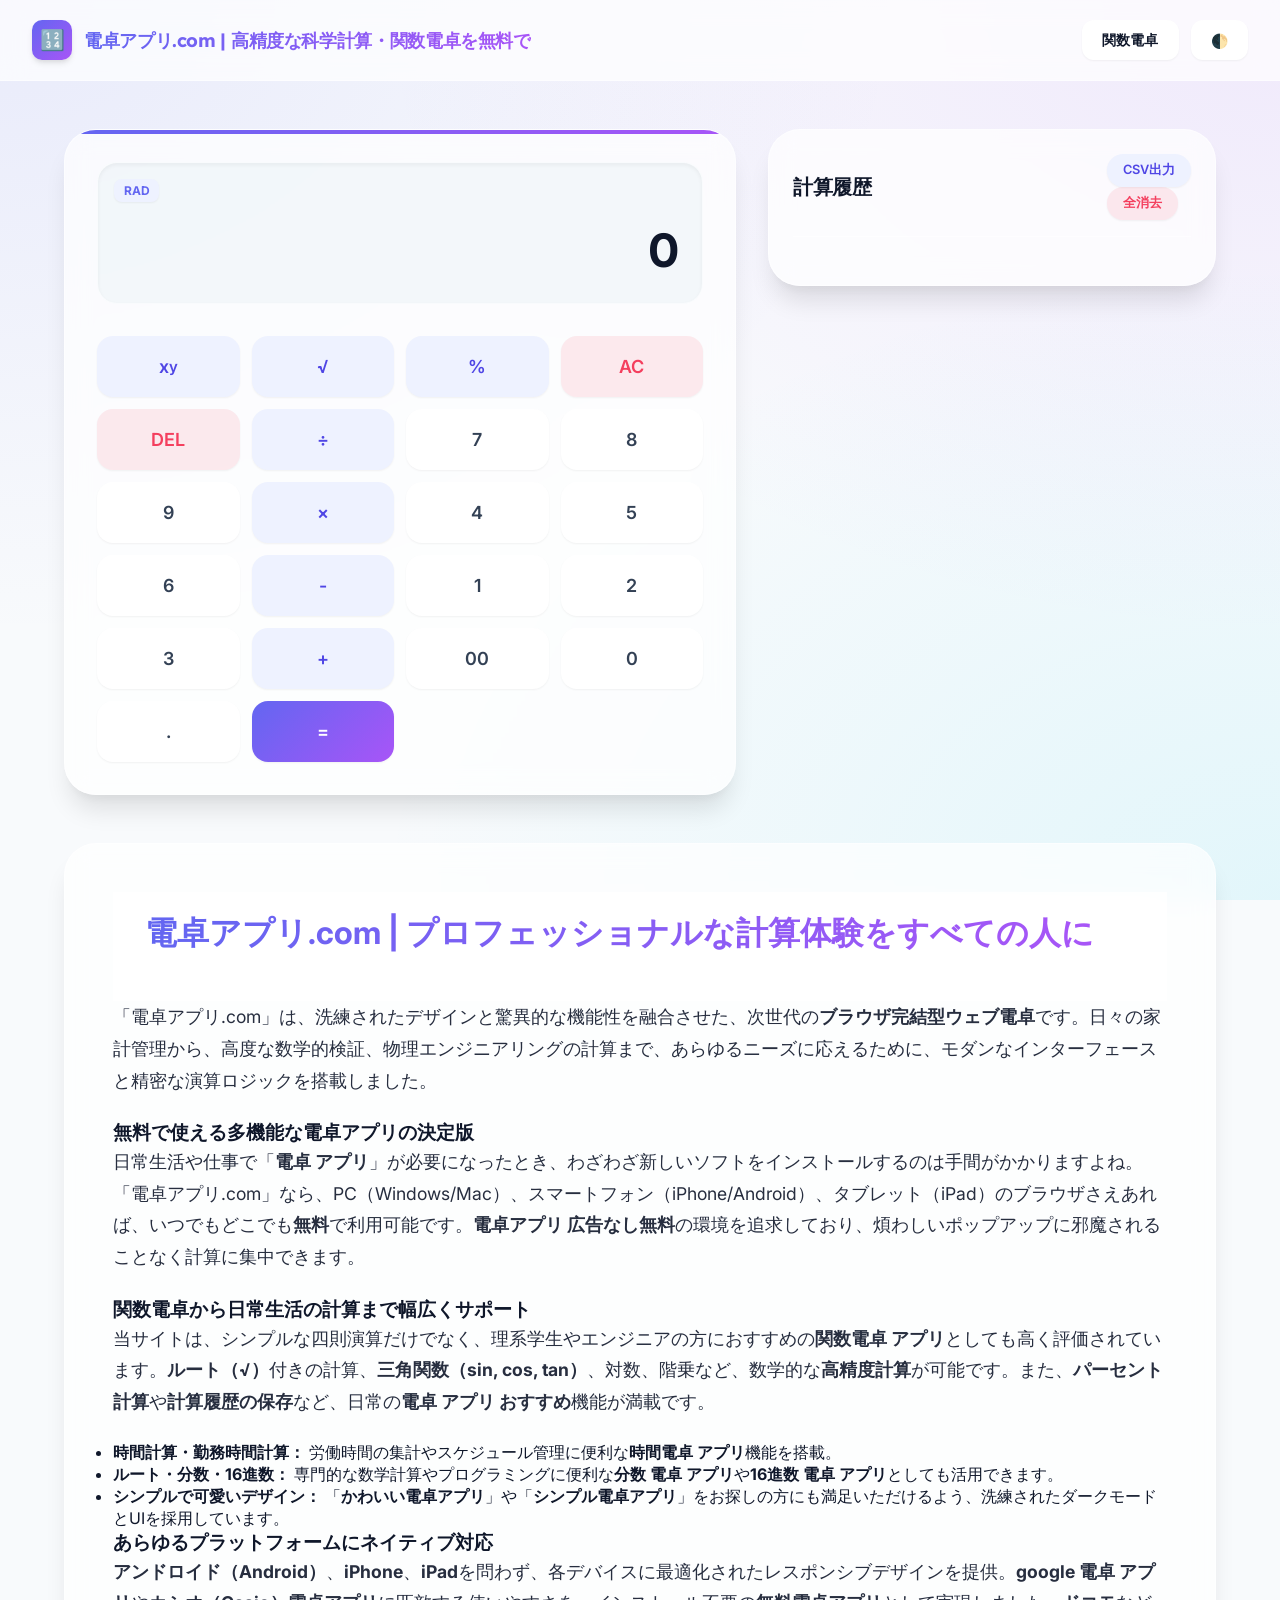
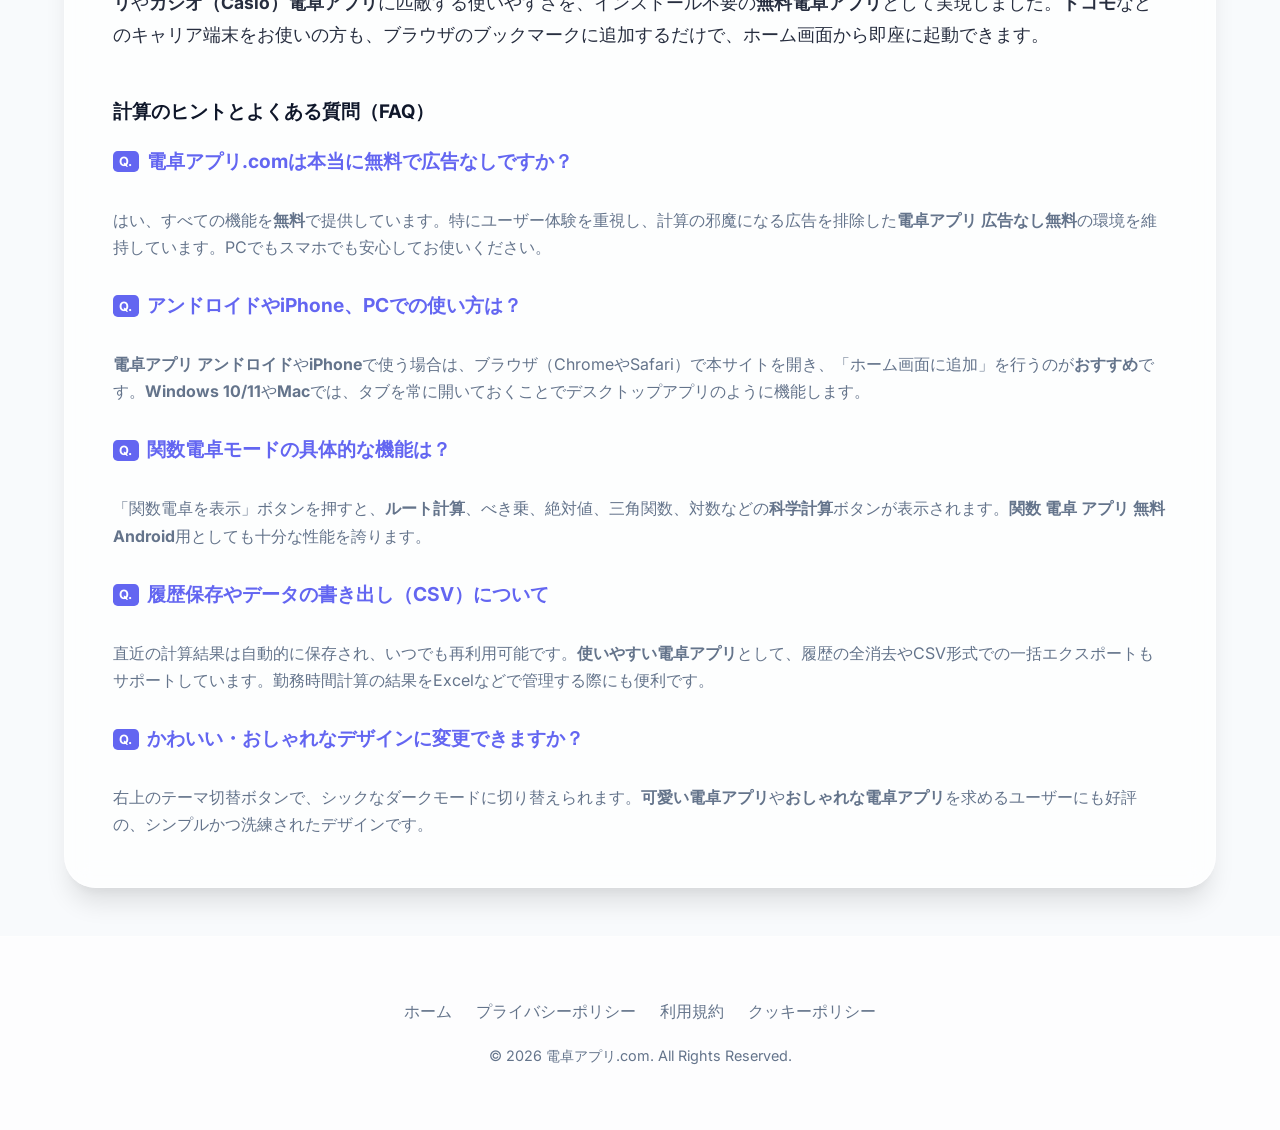
<file: index.html>
<!DOCTYPE html>
<html lang="ja">

<head>
  <meta charset="UTF-8">
  <meta name="viewport" content="width=device-width, initial-scale=1.0, maximum-scale=1.0, user-scalable=no">
  <title>電卓アプリ.com | 科学電卓・関数電卓・無料オンライン計算機</title>
  <meta name="description"
    content="電卓アプリ.comは、ブラウザで即座に使える無料の多機能ウェブ電卓です。四則演算から平方根、三角関数、対数などの複雑な科学計算まで、高精度な計算が可能です。履歴保存機能、CSV出力、ダークモード完備。">
  <meta name="keywords" content="電卓, 電卓アプリ.com, 科学電卓, 関数電卓, 無料電卓, 数学計算, オンライン電卓, 履歴保存, 高精度計算">
  <meta name="robots" content="index, follow">
  <meta name="author" content="電卓アプリ.com">
  <link rel="canonical" href="https://xn--cckvf7b058rjy0e.com" />

  <!-- Open Graph Tags -->
  <meta property="og:type" content="website">
  <meta property="og:title" content="電卓アプリ.com | 高機能な科学計算・関数電卓">
  <meta property="og:site_name" content="電卓アプリ.com">
  <meta property="og:description" content="インストール不要。ブラウザで動く無料の高精度科学電卓。高度な数学計算や履歴管理に対応。">
  <meta property="og:url" content="https://xn--cckvf7b058rjy0e.com">
  <meta property="og:image" content="https://電卓アプリ.com/og-image.jpg">

  <!-- Twitter Card -->
  <meta name="twitter:card" content="summary_large_image">
  <meta name="twitter:title" content="電卓アプリ.com | 高機能な科学計算・関数電卓">
  <meta name="twitter:description" content="ブラウザで動く無料のウェブ電卓。日常の計算から専門的な科学計算まで。">

  <link rel="stylesheet" href="styles.css">
  <!-- Google Fonts -->
  <link href="https://fonts.googleapis.com/css2?family=Inter:wght@400;500;600;700&display=swap" rel="stylesheet">

  <!-- Structured Data JSON-LD -->
  <script type="application/ld+json">
    {
      "@context": "https://schema.org",
      "@type": "WebSite",
      "name": "電卓アプリ.com",
      "url": "https://xn--cckvf7b058rjy0e.com"
    }
    </script>
  <script type="application/ld+json">
    {
      "@context": "https://schema.org",
      "@type": "SoftwareApplication",
      "name": "電卓アプリ.com",
      "operatingSystem": "Any",
      "applicationCategory": "CalculatorApplication",
      "offers": {
        "@type": "Offer",
        "price": "0",
        "priceCurrency": "JPY"
      },
      "description": "ブラウザで動く無料のウェブ高精度科学電卓。科学計算、データ分析、複雑な数学計算に対応。"
    }
    </script>
  <script type="application/ld+json">
    {
      "@context": "https://schema.org",
      "@type": "FAQPage",
      "mainEntity": [
        {
          "@type": "Question",
          "name": "電卓アプリ.comは無料ですか？",
          "acceptedAnswer": {
            "@type": "Answer",
            "text": "はい、すべての機能を完全無料でご利用いただけます。登録やアプリのインストールも不要です。"
          }
        },
        {
          "@type": "Question",
          "name": "計算履歴はどこに保存されますか？",
          "acceptedAnswer": {
            "@type": "Answer",
            "text": "お客様がお使いのブラウザのローカルストレージに保存されます。サーバーにデータが送信されることはありません。"
          }
        },
        {
          "@type": "Question",
          "name": "スマホでも快適に使えますか？",
          "acceptedAnswer": {
            "@type": "Answer",
            "text": "はい。レスポンシブデザインを採用しており、スマホやタブレットでも押しやすく大きなボタンで操作可能です。"
          }
        }
      ]
    }
    </script>
</head>

<body>
  <header>
    <div class="site-brand">
      <a href="index.html" style="text-decoration:none; display:flex; align-items:center; gap: 0.75rem;">
        <div style="background: linear-gradient(135deg, var(--primary), var(--secondary)); width: 40px; height: 40px; border-radius: 10px; display: flex; align-items: center; justify-content: center; box-shadow: var(--shadow-md);">
          <span style="font-size: 1.25rem; color: white;">🔢</span>
        </div>
        <h1 style="font-weight: 700; margin: 0; display: flex; align-items: center; gap: 0.25rem; white-space: nowrap;">
          <span>電卓アプリ.com</span>
          <span class="brand-descriptor">| 高精度な科学計算・関数電卓を無料で</span>
        </h1>
      </a>
    </div>
    <div class="controls">
      <button class="mode-toggle" id="modeToggle" aria-expanded="false">
        <span>関数電卓</span>
      </button>
      <button class="theme-toggle" id="themeToggle" aria-label="テーマ切替">🌓</button>
    </div>
  </header>

  <main>
    <div class="calc-container">
      <!-- Calculator Component -->
      <section class="calculator" aria-label="電卓アプリケーション">
        <div class="display-section">
          <button class="rad-deg-toggle" id="angleToggle">RAD</button>
          <div class="history-expr" id="displayHistory" aria-live="polite"></div>
          <div class="current-input" id="displayInput" title="クリックしてコピー" aria-live="polite">0</div>
        </div>

        <div class="grid-buttons" id="keypad">
          <!-- Advanced Buttons -->
          <button class="btn-adv btn-op" data-val="sin(">sin</button>
          <button class="btn-adv btn-op" data-val="cos(">cos</button>
          <button class="btn-adv btn-op" data-val="tan(">tan</button>
          <button class="btn-adv btn-op" data-val="π">π</button>
          <button class="btn-adv btn-op" data-val="e">e</button>

          <button class="btn-adv btn-op" data-val="asin(">asin</button>
          <button class="btn-adv btn-op" data-val="acos(">acos</button>
          <button class="btn-adv btn-op" data-val="atan(">atan</button>
          <button class="btn-adv btn-op" data-val="log(">log</button>
          <button class="btn-adv btn-op" data-val="ln(">ln</button>

          <button class="btn-adv btn-op" data-val="abs(">abs</button>
          <button class="btn-adv btn-op" data-val="!">n!</button>
          <button class="btn-op" data-val="^">x<sup>y</sup></button>
          <button class="btn-op" data-val="√(">√</button>
          <button class="btn-op" data-val="%">%</button>

          <!-- Standard Buttons -->
          <button class="btn-adv btn-op" data-val="(">(</button>
          <button class="btn-adv btn-op" data-val=")">)</button>
          <button class="btn-danger" id="btnAC" aria-label="オールクリア">AC</button>
          <button class="btn-danger" id="btnDel" aria-label="1文字削除">DEL</button>
          <button class="btn-op" data-val="÷" aria-label="除算">÷</button>

          <button class="btn-adv btn-op" style="visibility:hidden"></button>
          <button class="btn-adv btn-op" style="visibility:hidden"></button>
          <button data-val="7">7</button>
          <button data-val="8">8</button>
          <button data-val="9">9</button>
          <button class="btn-op" data-val="×" aria-label="乗算">×</button>

          <button class="btn-adv btn-op" style="visibility:hidden"></button>
          <button class="btn-adv btn-op" style="visibility:hidden"></button>
          <button data-val="4">4</button>
          <button data-val="5">5</button>
          <button data-val="6">6</button>
          <button class="btn-op" data-val="-" aria-label="減算">-</button>

          <button class="btn-adv btn-op" style="visibility:hidden"></button>
          <button class="btn-adv btn-op" style="visibility:hidden"></button>
          <button data-val="1">1</button>
          <button data-val="2">2</button>
          <button data-val="3">3</button>
          <button class="btn-op" data-val="+" aria-label="加算">+</button>

          <button class="btn-adv btn-op" style="visibility:hidden"></button>
          <button class="btn-adv btn-op" style="visibility:hidden"></button>
          <button data-val="00">00</button>
          <button data-val="0">0</button>
          <button data-val=".">.</button>
          <button class="btn-eq" id="btnEq" aria-label="計算実行">=</button>
        </div>
      </section>

      <!-- History Panel -->
      <aside class="history-panel" aria-label="計算履歴">
        <div class="history-header">
          <h2>計算履歴</h2>
          <div class="history-actions">
            <button id="exportCsv" class="btn-op">CSV出力</button>
            <button id="clearHistory" class="btn-danger">全消去</button>
          </div>
        </div>
        <ul class="history-list" id="historyList"></ul>
      </aside>
    </div>

    <!-- SEO Content Section -->
    <article class="seo-content">
      <header>
        <h2>電卓アプリ.com | プロフェッショナルな計算体験をすべての人に</h2>
      </header>
      <p>
        「電卓アプリ.com」は、洗練されたデザインと驚異的な機能性を融合させた、次世代の<strong>ブラウザ完結型ウェブ電卓</strong>です。日々の家計管理から、高度な数学的検証、物理エンジニアリングの計算まで、あらゆるニーズに応えるために、モダンなインターフェースと精密な演算ロジックを搭載しました。
      </p>

      <h3>無料で使える多機能な電卓アプリの決定版</h3>
      <p>
        日常生活や仕事で「<strong>電卓 アプリ</strong>」が必要になったとき、わざわざ新しいソフトをインストールするのは手間がかかりますよね。「電卓アプリ.com」なら、PC（Windows/Mac）、スマートフォン（iPhone/Android）、タブレット（iPad）のブラウザさえあれば、いつでもどこでも<strong>無料</strong>で利用可能です。<strong>電卓アプリ 広告なし無料</strong>の環境を追求しており、煩わしいポップアップに邪魔されることなく計算に集中できます。
      </p>

      <h3>関数電卓から日常生活の計算まで幅広くサポート</h3>
      <p>
        当サイトは、シンプルな四則演算だけでなく、理系学生やエンジニアの方におすすめの<strong>関数電卓 アプリ</strong>としても高く評価されています。<strong>ルート（√）</strong>付きの計算、<strong>三角関数（sin, cos, tan）</strong>、対数、階乗など、数学的な<strong>高精度計算</strong>が可能です。また、<strong>パーセント計算</strong>や<strong>計算履歴の保存</strong>など、日常の<strong>電卓 アプリ おすすめ</strong>機能が満載です。
      </p>
      <ul>
        <li><strong>時間計算・勤務時間計算：</strong> 労働時間の集計やスケジュール管理に便利な<strong>時間電卓 アプリ</strong>機能を搭載。</li>
        <li><strong>ルート・分数・16進数：</strong> 専門的な数学計算やプログラミングに便利な<strong>分数 電卓 アプリ</strong>や<strong>16進数 電卓 アプリ</strong>としても活用できます。</li>
        <li><strong>シンプルで可愛いデザイン：</strong> 「<strong>かわいい電卓アプリ</strong>」や「<strong>シンプル電卓アプリ</strong>」をお探しの方にも満足いただけるよう、洗練されたダークモードとUIを採用しています。</li>
      </ul>

      <h3>あらゆるプラットフォームにネイティブ対応</h3>
      <p>
        <strong>アンドロイド（Android）</strong>、<strong>iPhone</strong>、<strong>iPad</strong>を問わず、各デバイスに最適化されたレスポンシブデザインを提供。<strong>google 電卓 アプリ</strong>や<strong>カシオ（Casio）電卓アプリ</strong>に匹敵する使いやすさを、インストール不要の<strong>無料電卓アプリ</strong>として実現しました。<strong>ドコモ</strong>などのキャリア端末をお使いの方も、ブラウザのブックマークに追加するだけで、ホーム画面から即座に起動できます。
      </p>

      <section class="faq-section">
        <h3>計算のヒントとよくある質問（FAQ）</h3>
        <dl>
          <dt>電卓アプリ.comは本当に無料で広告なしですか？</dt>
          <dd>はい、すべての機能を<strong>無料</strong>で提供しています。特にユーザー体験を重視し、計算の邪魔になる広告を排除した<strong>電卓アプリ 広告なし無料</strong>の環境を維持しています。PCでもスマホでも安心してお使いください。</dd>

          <dt>アンドロイドやiPhone、PCでの使い方は？</dt>
          <dd><strong>電卓アプリ アンドロイド</strong>や<strong>iPhone</strong>で使う場合は、ブラウザ（ChromeやSafari）で本サイトを開き、「ホーム画面に追加」を行うのが<strong>おすすめ</strong>です。<strong>Windows 10/11</strong>や<strong>Mac</strong>では、タブを常に開いておくことでデスクトップアプリのように機能します。</dd>

          <dt>関数電卓モードの具体的な機能は？</dt>
          <dd>「関数電卓を表示」ボタンを押すと、<strong>ルート計算</strong>、べき乗、絶対値、三角関数、対数などの<strong>科学計算</strong>ボタンが表示されます。<strong>関数 電卓 アプリ 無料 Android</strong>用としても十分な性能を誇ります。</dd>

          <dt>履歴保存やデータの書き出し（CSV）について</dt>
          <dd>直近の計算結果は自動的に保存され、いつでも再利用可能です。<strong>使いやすい電卓アプリ</strong>として、履歴の全消去やCSV形式での一括エクスポートもサポートしています。勤務時間計算の結果をExcelなどで管理する際にも便利です。</dd>

          <dt>かわいい・おしゃれなデザインに変更できますか？</dt>
          <dd>右上のテーマ切替ボタンで、シックなダークモードに切り替えられます。<strong>可愛い電卓アプリ</strong>や<strong>おしゃれな電卓アプリ</strong>を求めるユーザーにも好評の、シンプルかつ洗練されたデザインです。</dd>
        </dl>
      </section>
    </article>
  </main>

  <footer>
    <nav aria-label="フッターナビゲーション links">
      <a href="index.html">ホーム</a>
      <a href="privacy.html">プライバシーポリシー</a>
      <a href="terms.html">利用規約</a>
      <a href="cookie.html">クッキーポリシー</a>
    </nav>
    <p style="color: var(--text-muted); font-size: 0.9rem;">&copy; 2026 電卓アプリ.com. All Rights Reserved.</p>
  </footer>

  <div class="toast" id="toast">
    <span>✨</span>
    <span>クリップボードにコピーしました</span>
  </div>

  <script src="script.js"></script>
</body>

</html>
</file>
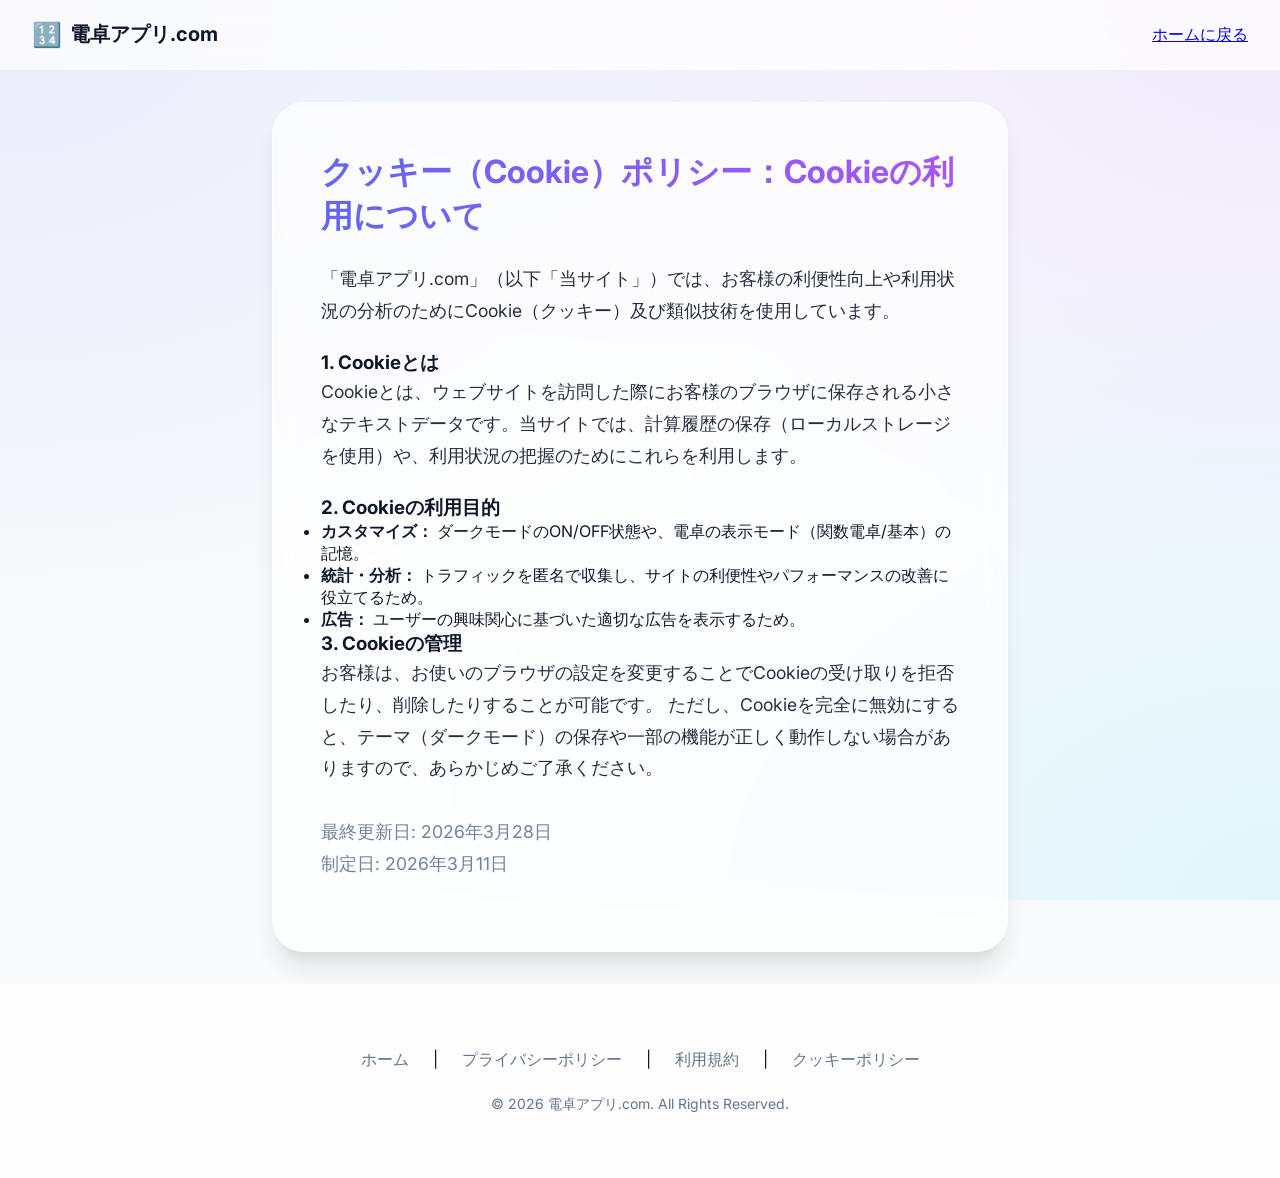
<file: cookie.html>
<!DOCTYPE html>
<html lang="ja">

<head>
  <meta charset="UTF-8">
  <meta name="viewport" content="width=device-width, initial-scale=1.0">
  <title>クッキーポリシー | 電卓アプリ.com</title>
  <meta name="robots" content="noindex, follow">
  <link rel="stylesheet" href="styles.css">
</head>

<body>
  <header>
    <div class="site-brand">
      <a href="index.html" style="text-decoration:none; color:inherit; display:flex; align-items:center;">
        <span style="font-size: 1.5rem; margin-right: 0.5rem;">🔢</span>
        <span style="font-size: 1.25rem; font-weight: 700;">電卓アプリ.com</span>
      </a>
    </div>
    <a href="index.html" class="nav-link">ホームに戻る</a>
  </header>
  <main style="max-width: 800px; margin: 0 auto; padding: 2rem;">
    <article class="seo-content" style="margin-top: 0;">
      <h2>クッキー（Cookie）ポリシー：Cookieの利用について</h2>
      <p>「電卓アプリ.com」（以下「当サイト」）では、お客様の利便性向上や利用状況の分析のためにCookie（クッキー）及び類似技術を使用しています。</p>

      <h3>1. Cookieとは</h3>
      <p>
        Cookieとは、ウェブサイトを訪問した際にお客様のブラウザに保存される小さなテキストデータです。当サイトでは、計算履歴の保存（ローカルストレージを使用）や、利用状況の把握のためにこれらを利用します。
      </p>

      <h3>2. Cookieの利用目的</h3>
      <ul>
        <li><strong>カスタマイズ：</strong> ダークモードのON/OFF状態や、電卓の表示モード（関数電卓/基本）の記憶。</li>
        <li><strong>統計・分析：</strong> トラフィックを匿名で収集し、サイトの利便性やパフォーマンスの改善に役立てるため。</li>
        <li><strong>広告：</strong> ユーザーの興味関心に基づいた適切な広告を表示するため。</li>
      </ul>

      <h3>3. Cookieの管理</h3>
      <p>
        お客様は、お使いのブラウザの設定を変更することでCookieの受け取りを拒否したり、削除したりすることが可能です。
        ただし、Cookieを完全に無効にすると、テーマ（ダークモード）の保存や一部の機能が正しく動作しない場合がありますので、あらかじめご了承ください。
      </p>

      <p style="margin-top: 2rem; color: var(--text-muted);">
        最終更新日: 2026年3月28日<br>
        制定日: 2026年3月11日
      </p>
    </article>
  </main>
  <footer>
    <nav aria-label="フッターナビゲーション">
      <a href="index.html">ホーム</a> |
      <a href="privacy.html">プライバシーポリシー</a> |
      <a href="terms.html">利用規約</a> |
      <a href="cookie.html">クッキーポリシー</a>
    </nav>
    <p style="margin-top: 1rem; color: var(--text-muted); font-size: 0.875rem;">&copy; 2026 電卓アプリ.com. All Rights Reserved.</p>
  </footer>
</body>

</html>
</file>
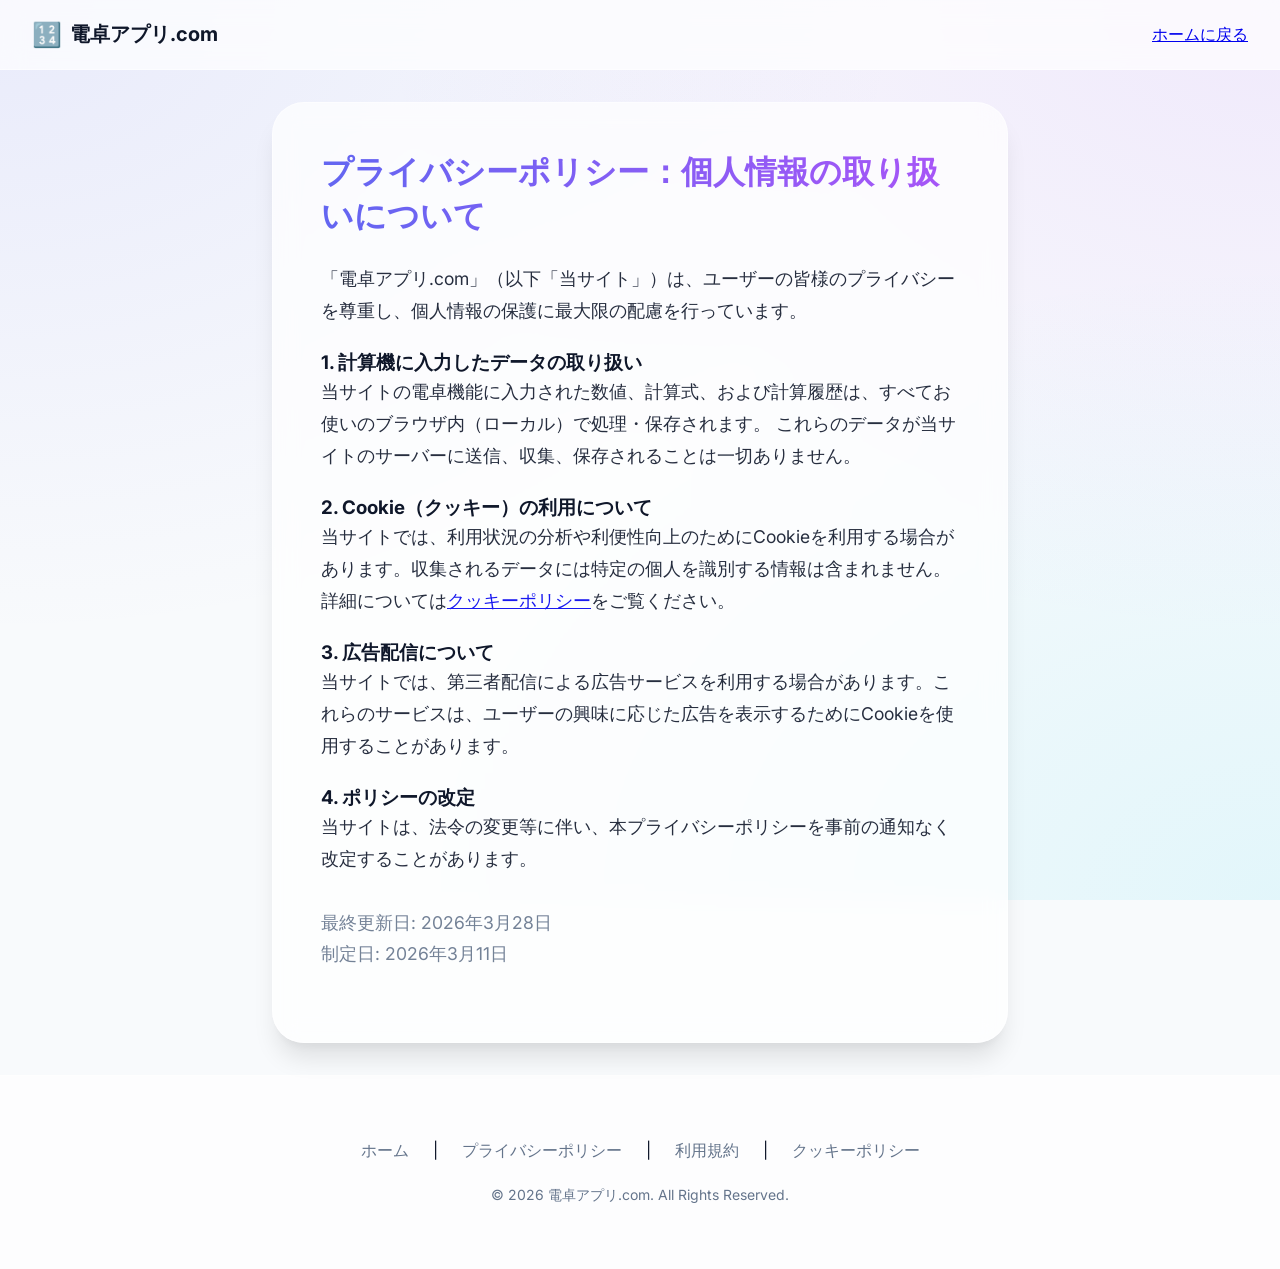
<file: privacy.html>
<!DOCTYPE html>
<html lang="ja">

<head>
  <meta charset="UTF-8">
  <meta name="viewport" content="width=device-width, initial-scale=1.0">
  <title>プライバシーポリシー | 電卓アプリ.com</title>
  <meta name="robots" content="noindex, follow">
  <link rel="stylesheet" href="styles.css">
</head>

<body>
  <header>
    <div class="site-brand">
      <a href="index.html" style="text-decoration:none; color:inherit; display:flex; align-items:center;">
        <span style="font-size: 1.5rem; margin-right: 0.5rem;">🔢</span>
        <span style="font-size: 1.25rem; font-weight: 700;">電卓アプリ.com</span>
      </a>
    </div>
    <a href="index.html" class="nav-link">ホームに戻る</a>
  </header>
  <main style="max-width: 800px; margin: 0 auto; padding: 2rem;">
    <article class="seo-content" style="margin-top: 0;">
      <h2>プライバシーポリシー：個人情報の取り扱いについて</h2>
      <p>「電卓アプリ.com」（以下「当サイト」）は、ユーザーの皆様のプライバシーを尊重し、個人情報の保護に最大限の配慮を行っています。</p>

      <h3>1. 計算機に入力したデータの取り扱い</h3>
      <p>
        当サイトの電卓機能に入力された数値、計算式、および計算履歴は、すべてお使いのブラウザ内（ローカル）で処理・保存されます。
        これらのデータが当サイトのサーバーに送信、収集、保存されることは一切ありません。
      </p>

      <h3>2. Cookie（クッキー）の利用について</h3>
      <p>
        当サイトでは、利用状況の分析や利便性向上のためにCookieを利用する場合があります。収集されるデータには特定の個人を識別する情報は含まれません。
        詳細については<a href="cookie.html">クッキーポリシー</a>をご覧ください。
      </p>

      <h3>3. 広告配信について</h3>
      <p>
        当サイトでは、第三者配信による広告サービスを利用する場合があります。これらのサービスは、ユーザーの興味に応じた広告を表示するためにCookieを使用することがあります。
      </p>

      <h3>4. ポリシーの改定</h3>
      <p>当サイトは、法令の変更等に伴い、本プライバシーポリシーを事前の通知なく改定することがあります。</p>

      <p style="margin-top: 2rem; color: var(--text-muted);">
        最終更新日: 2026年3月28日<br>
        制定日: 2026年3月11日
      </p>
    </article>
  </main>
  <footer>
    <nav aria-label="フッターナビゲーション">
      <a href="index.html">ホーム</a> |
      <a href="privacy.html">プライバシーポリシー</a> |
      <a href="terms.html">利用規約</a> |
      <a href="cookie.html">クッキーポリシー</a>
    </nav>
    <p style="margin-top: 1rem; color: var(--text-muted); font-size: 0.875rem;">&copy; 2026 電卓アプリ.com. All Rights Reserved.</p>
  </footer>
</body>

</html>
</file>
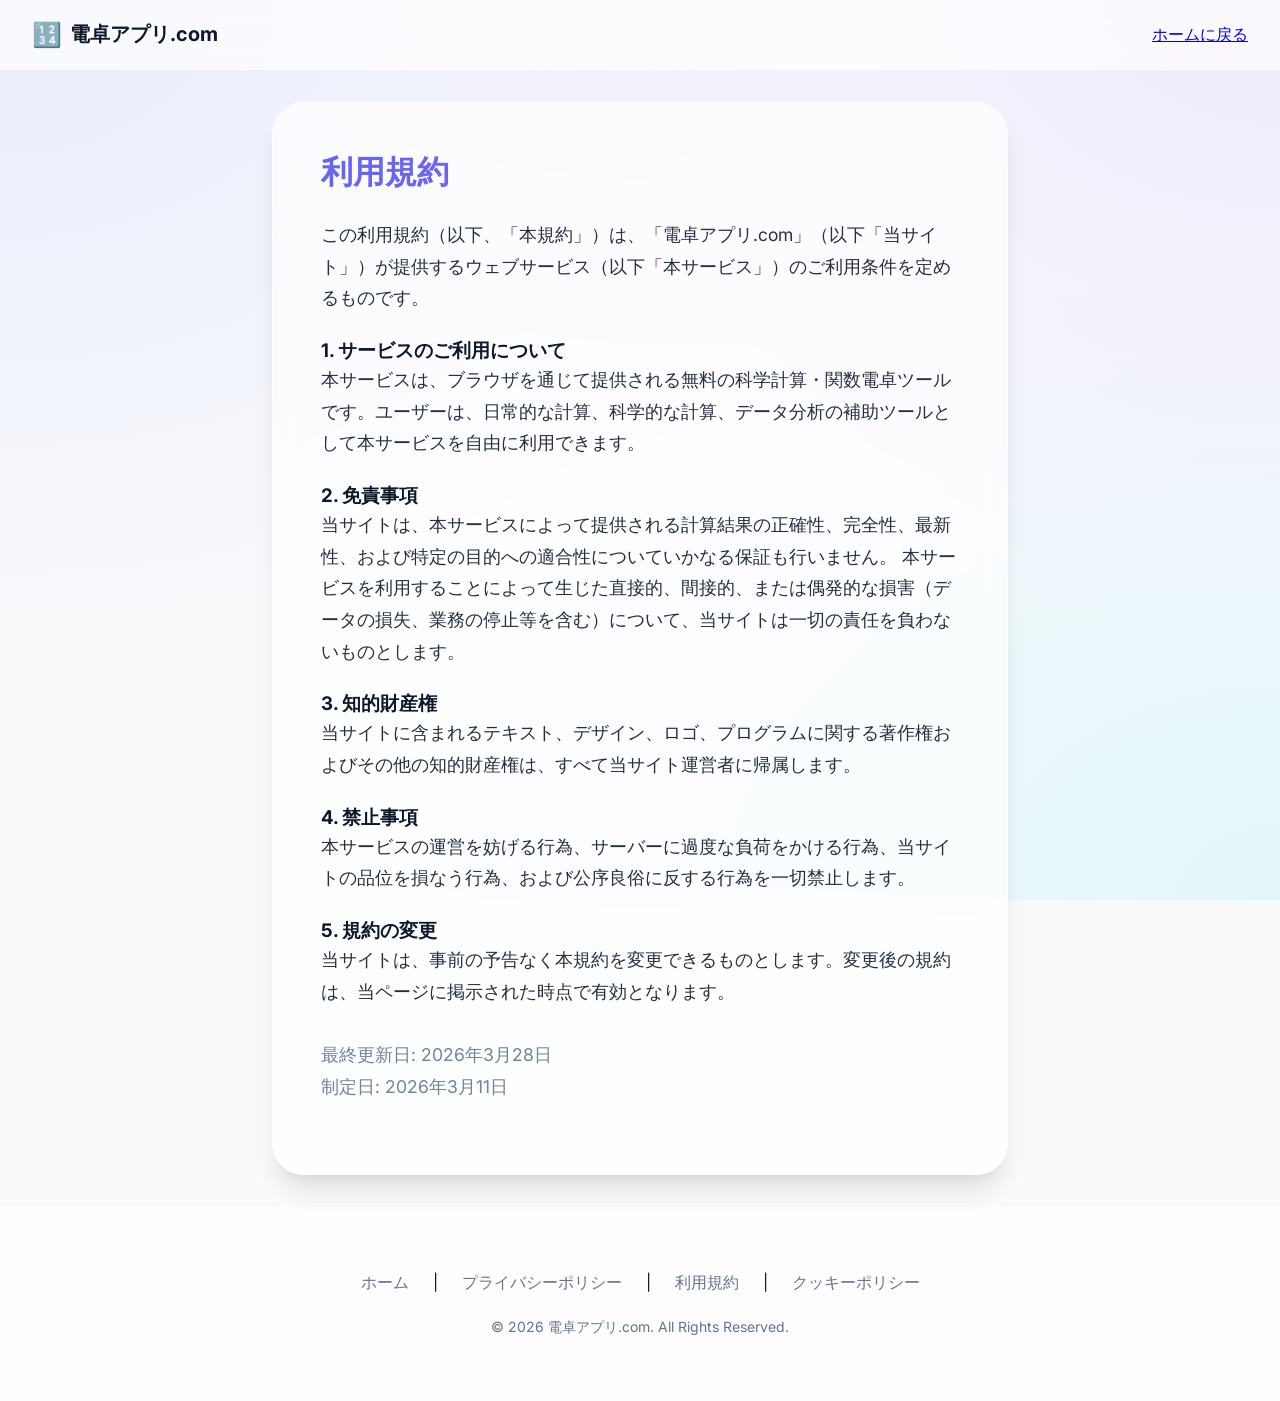
<file: terms.html>
<!DOCTYPE html>
<html lang="ja">

<head>
  <meta charset="UTF-8">
  <meta name="viewport" content="width=device-width, initial-scale=1.0">
  <title>利用規約 | 電卓アプリ.com</title>
  <meta name="robots" content="noindex, follow">
  <link rel="stylesheet" href="styles.css">
</head>

<body>
  <header>
    <div class="site-brand">
      <a href="index.html" style="text-decoration:none; color:inherit; display:flex; align-items:center;">
        <span style="font-size: 1.5rem; margin-right: 0.5rem;">🔢</span>
        <span style="font-size: 1.25rem; font-weight: 700;">電卓アプリ.com</span>
      </a>
    </div>
    <a href="index.html" class="nav-link">ホームに戻る</a>
  </header>
  <main style="max-width: 800px; margin: 0 auto; padding: 2rem;">
    <article class="seo-content" style="margin-top: 0;">
      <h2>利用規約</h2>
      <p>この利用規約（以下、「本規約」）は、「電卓アプリ.com」（以下「当サイト」）が提供するウェブサービス（以下「本サービス」）のご利用条件を定めるものです。</p>

      <h3>1. サービスのご利用について</h3>
      <p>
        本サービスは、ブラウザを通じて提供される無料の科学計算・関数電卓ツールです。ユーザーは、日常的な計算、科学的な計算、データ分析の補助ツールとして本サービスを自由に利用できます。
      </p>

      <h3>2. 免責事項</h3>
      <p>
        当サイトは、本サービスによって提供される計算結果の正確性、完全性、最新性、および特定の目的への適合性についていかなる保証も行いません。
        本サービスを利用することによって生じた直接的、間接的、または偶発的な損害（データの損失、業務の停止等を含む）について、当サイトは一切の責任を負わないものとします。
      </p>

      <h3>3. 知的財産権</h3>
      <p>当サイトに含まれるテキスト、デザイン、ロゴ、プログラムに関する著作権およびその他の知的財産権は、すべて当サイト運営者に帰属します。</p>

      <h3>4. 禁止事項</h3>
      <p>本サービスの運営を妨げる行為、サーバーに過度な負荷をかける行為、当サイトの品位を損なう行為、および公序良俗に反する行為を一切禁止します。</p>

      <h3>5. 規約の変更</h3>
      <p>当サイトは、事前の予告なく本規約を変更できるものとします。変更後の規約は、当ページに掲示された時点で有効となります。</p>

      <p style="margin-top: 2rem; color: var(--text-muted);">
        最終更新日: 2026年3月28日<br>
        制定日: 2026年3月11日
      </p>
    </article>
  </main>
  <footer>
    <nav aria-label="フッターナビゲーション">
      <a href="index.html">ホーム</a> |
      <a href="privacy.html">プライバシーポリシー</a> |
      <a href="terms.html">利用規約</a> |
      <a href="cookie.html">クッキーポリシー</a>
    </nav>
    <p style="margin-top: 1rem; color: var(--text-muted); font-size: 0.875rem;">&copy; 2026 電卓アプリ.com. All Rights Reserved.</p>
  </footer>
</body>

</html>
</file>
<file: styles.css>
@import url('https://fonts.googleapis.com/css2?family=Inter:wght@400;500;600;700&family=Lexend:wght@400;500;600;700&display=swap');

:root {
  --primary: #6366f1;
  --secondary: #a855f7;
  --accent: #22d3ee;
  --danger: #f43f5e;
  --success: #10b981;
  
  --bg-color: #f8fafc;
  --text-main: #0f172a;
  --text-muted: #64748b;
  
  --calc-bg: rgba(255, 255, 255, 0.7);
  --calc-border: rgba(255, 255, 255, 0.5);
  --display-bg: rgba(241, 245, 249, 0.8);
  
  --btn-bg: #ffffff;
  --btn-text: #334155;
  --btn-op-bg: #eef2ff;
  --btn-op-text: #4f46e5;
  --btn-eq-bg: linear-gradient(135deg, #6366f1, #a855f7);
  --btn-eq-text: #ffffff;
  
  --shadow-sm: 0 1px 2px rgba(0, 0, 0, 0.05);
  --shadow-md: 0 4px 6px -1px rgba(0, 0, 0, 0.1), 0 2px 4px -1px rgba(0, 0, 0, 0.06);
  --shadow-lg: 0 20px 25px -5px rgba(0, 0, 0, 0.1), 0 10px 10px -5px rgba(0, 0, 0, 0.04);
  --glass-blur: blur(12px);
}

[data-theme='dark'] {
  --bg-color: #020617;
  --text-main: #f8fafc;
  --text-muted: #94a3b8;
  
  --calc-bg: rgba(15, 23, 42, 0.7);
  --calc-border: rgba(30, 41, 59, 0.5);
  --display-bg: rgba(0, 0, 0, 0.3);
  
  --btn-bg: #1e293b;
  --btn-text: #f1f5f9;
  --btn-op-bg: #312e81;
  --btn-op-text: #e0e7ff;
}

* {
  box-sizing: border-box;
  margin: 0;
  padding: 0;
  -webkit-font-smoothing: antialiased;
  -moz-osx-font-smoothing: grayscale;
}

body {
  font-family: 'Inter', sans-serif;
  background-color: var(--bg-color);
  background-image: 
    radial-gradient(at 0% 0%, rgba(99, 102, 241, 0.1) 0px, transparent 50%),
    radial-gradient(at 100% 0%, rgba(168, 85, 247, 0.1) 0px, transparent 50%),
    radial-gradient(at 100% 100%, rgba(34, 211, 238, 0.1) 0px, transparent 50%);
  background-attachment: fixed;
  color: var(--text-main);
  min-height: 100vh;
  display: flex;
  flex-direction: column;
  transition: background-color 0.4s cubic-bezier(0.4, 0, 0.2, 1);
}

/* Header Styling */
header {
  padding: 1.25rem 2rem;
  display: flex;
  justify-content: space-between;
  align-items: center;
  background: var(--calc-bg);
  backdrop-filter: var(--glass-blur);
  -webkit-backdrop-filter: var(--glass-blur);
  border-bottom: 1px solid var(--calc-border);
  position: sticky;
  top: 0;
  z-index: 1000;
}

.site-brand h1 {
  font-family: 'Lexend', sans-serif;
  font-size: 1.15rem;
  font-weight: 700;
  background: linear-gradient(to right, var(--primary), var(--secondary));
  -webkit-background-clip: text;
  background-clip: text;
  -webkit-text-fill-color: transparent;
  letter-spacing: -0.02em;
}

@media (max-width: 1024px) {
  .brand-descriptor {
    display: none;
  }
}

@media (max-width: 600px) {
  header {
    padding: 1rem;
  }
  .site-brand h1 {
    font-size: 1rem;
  }
}

/* Page Layout */
main {
  flex: 1;
  width: 100%;
  max-width: 1200px;
  margin: 0 auto;
  padding: 3rem 1.5rem;
  display: flex;
  flex-direction: column;
  gap: 3rem;
}

.calc-container {
  display: grid;
  grid-template-columns: 1fr;
  gap: 2rem;
  align-items: start;
}

@media (min-width: 992px) {
  .calc-container {
    grid-template-columns: 1.2fr 0.8fr;
  }
}

/* Calculator Component */
.calculator {
  background: var(--calc-bg);
  backdrop-filter: var(--glass-blur);
  -webkit-backdrop-filter: var(--glass-blur);
  border: 1px solid var(--calc-border);
  border-radius: 2rem;
  padding: 2rem;
  box-shadow: var(--shadow-lg);
  position: relative;
  overflow: hidden;
}

.calculator::before {
  content: '';
  position: absolute;
  top: 0;
  left: 0;
  right: 0;
  height: 4px;
  background: linear-gradient(to right, var(--primary), var(--secondary));
}

/* Display Section */
.display-section {
  background: var(--display-bg);
  border-radius: 1.25rem;
  padding: 1.5rem;
  margin-bottom: 2rem;
  min-height: 120px;
  display: flex;
  flex-direction: column;
  justify-content: flex-end;
  position: relative;
  box-shadow: inset 0 2px 4px rgba(0, 0, 0, 0.05);
  border: 1px solid var(--calc-border);
}

.rad-deg-toggle {
  position: absolute;
  top: 1rem;
  left: 1rem;
  font-size: 0.75rem;
  font-weight: 700;
  color: var(--primary);
  background: var(--btn-op-bg);
  padding: 0.25rem 0.6rem;
  border-radius: 0.5rem;
  text-transform: uppercase;
}

.history-expr {
  font-size: 1rem;
  color: var(--text-muted);
  text-align: right;
  margin-bottom: 0.5rem;
  min-height: 1.5rem;
  overflow-x: auto;
  white-space: nowrap;
}

.current-input {
  font-family: 'Lexend', sans-serif;
  font-size: 3rem;
  font-weight: 600;
  text-align: right;
  overflow-x: auto;
  white-space: nowrap;
  letter-spacing: -0.02em;
}

/* Grid System */
.grid-buttons {
  display: grid;
  grid-template-columns: repeat(4, 1fr);
  gap: 0.75rem;
}

.grid-buttons.advanced-visible {
  grid-template-columns: repeat(5, 1fr);
}

/* Button Styling */
button {
  border: none;
  border-radius: 1rem;
  padding: 1.25rem 0.5rem;
  font-family: 'Inter', sans-serif;
  font-size: 1.125rem;
  font-weight: 600;
  background: var(--btn-bg);
  color: var(--btn-text);
  cursor: pointer;
  transition: all 0.2s cubic-bezier(0.4, 0, 0.2, 1);
  box-shadow: var(--shadow-sm);
  display: flex;
  align-items: center;
  justify-content: center;
  user-select: none;
}

button:hover {
  transform: translateY(-2px);
  box-shadow: var(--shadow-md);
  filter: brightness(1.05);
}

button:active {
  transform: translateY(0);
  box-shadow: none;
  filter: brightness(0.95);
}

.btn-op {
  background: var(--btn-op-bg);
  color: var(--btn-op-text);
}

.btn-danger {
  background: rgba(244, 63, 94, 0.1);
  color: var(--danger);
}

.btn-danger:hover {
  background: var(--danger);
  color: white;
}

.btn-eq {
  background: var(--btn-eq-bg);
  color: var(--btn-eq-text);
  grid-column: span 1;
}

.btn-adv {
  font-size: 0.9rem;
  background: rgba(99, 102, 241, 0.05);
  display: none;
}

.advanced-visible .btn-adv {
  display: flex;
}

/* History Panel */
.history-panel {
  background: var(--calc-bg);
  backdrop-filter: var(--glass-blur);
  -webkit-backdrop-filter: var(--glass-blur);
  border: 1px solid var(--calc-border);
  border-radius: 2rem;
  padding: 1.5rem;
  box-shadow: var(--shadow-lg);
  max-height: 600px;
  display: flex;
  flex-direction: column;
}

.history-header {
  display: flex;
  justify-content: space-between;
  align-items: center;
  margin-bottom: 1.5rem;
  padding-bottom: 1rem;
  border-bottom: 1px solid var(--calc-border);
}

.history-header h2 {
  font-size: 1.25rem;
  font-weight: 700;
  letter-spacing: -0.02em;
}

.history-actions button {
  padding: 0.5rem 1rem;
  font-size: 0.8rem;
  margin-left: 0.5rem;
}

.history-list {
  flex: 1;
  overflow-y: auto;
  list-style: none;
  padding-right: 0.5rem;
}

.history-item {
  padding: 1rem;
  border-radius: 1rem;
  margin-bottom: 0.75rem;
  background: var(--display-bg);
  cursor: pointer;
  transition: all 0.2s;
  text-align: right;
}

.history-item:hover {
  transform: translateX(-4px);
  background: var(--btn-op-bg);
}

.history-item-expr {
  font-size: 0.8rem;
  color: var(--text-muted);
  margin-bottom: 0.25rem;
}

.history-item-result {
  font-weight: 700;
  color: var(--text-main);
  font-size: 1.1rem;
}

/* Controls */
.controls {
  display: flex;
  gap: 0.75rem;
}

.theme-toggle, .mode-toggle {
  background: var(--btn-bg);
  border: 1px solid var(--calc-border);
  padding: 0.6rem 1.2rem;
  border-radius: 0.75rem;
  font-size: 0.875rem;
  font-weight: 600;
  color: var(--text-main);
  box-shadow: var(--shadow-sm);
}

/* SEO Content & FAQ */
.seo-content {
  background: var(--calc-bg);
  backdrop-filter: var(--glass-blur);
  -webkit-backdrop-filter: var(--glass-blur);
  border: 1px solid var(--calc-border);
  border-radius: 2rem;
  padding: 3rem;
  box-shadow: var(--shadow-lg);
}

.seo-content h2 {
  font-size: 2rem;
  margin-bottom: 1.5rem;
  background: linear-gradient(to right, var(--primary), var(--secondary));
  -webkit-background-clip: text;
  background-clip: text;
  -webkit-text-fill-color: transparent;
}

.seo-content p {
  font-size: 1.1rem;
  line-height: 1.8;
  color: var(--text-main);
  opacity: 0.9;
  margin-bottom: 1.5rem;
}

.faq-section {
  margin-top: 3rem;
  display: grid;
  gap: 1.5rem;
}

.faq-section dl {
  display: grid;
  gap: 2rem;
}

.faq-section dt {
  font-weight: 700;
  font-size: 1.2rem;
  color: var(--primary);
  display: flex;
  align-items: center;
  gap: 0.5rem;
}

.faq-section dt::before {
  content: 'Q.';
  font-size: 0.8rem;
  background: var(--primary);
  color: white;
  padding: 0.2rem 0.4rem;
  border-radius: 0.3rem;
}

.faq-section dd {
  margin-left: 0;
  line-height: 1.7;
  color: var(--text-muted);
}

/* Footer */
footer {
  margin-top: auto;
  padding: 4rem 2rem;
  text-align: center;
  border-top: 1px solid var(--calc-border);
  background: var(--calc-bg);
}

footer nav {
  display: flex;
  justify-content: center;
  flex-wrap: wrap;
  gap: 1.5rem;
  margin-bottom: 1.5rem;
}

footer nav a {
  text-decoration: none;
  color: var(--text-muted);
  font-weight: 500;
  transition: color 0.2s;
}

footer nav a:hover {
  color: var(--primary);
}

/* Toast */
.toast {
  position: fixed;
  bottom: 2rem;
  left: 50%;
  transform: translateX(-50%) translateY(100px);
  background: var(--text-main);
  color: var(--bg-color);
  padding: 1rem 2rem;
  border-radius: 1rem;
  font-weight: 600;
  box-shadow: var(--shadow-lg);
  display: flex;
  align-items: center;
  gap: 0.5rem;
  opacity: 0;
  transition: all 0.5s cubic-bezier(0.175, 0.885, 0.32, 1.275);
  z-index: 9999;
}

.toast.show {
  transform: translateX(-50%) translateY(0);
  opacity: 1;
}

/* Scrollbar Customization */
::-webkit-scrollbar {
  width: 8px;
}

::-webkit-scrollbar-track {
  background: transparent;
}

::-webkit-scrollbar-thumb {
  background: var(--calc-border);
  border-radius: 10px;
}

::-webkit-scrollbar-thumb:hover {
  background: var(--text-muted);
}
</file>
